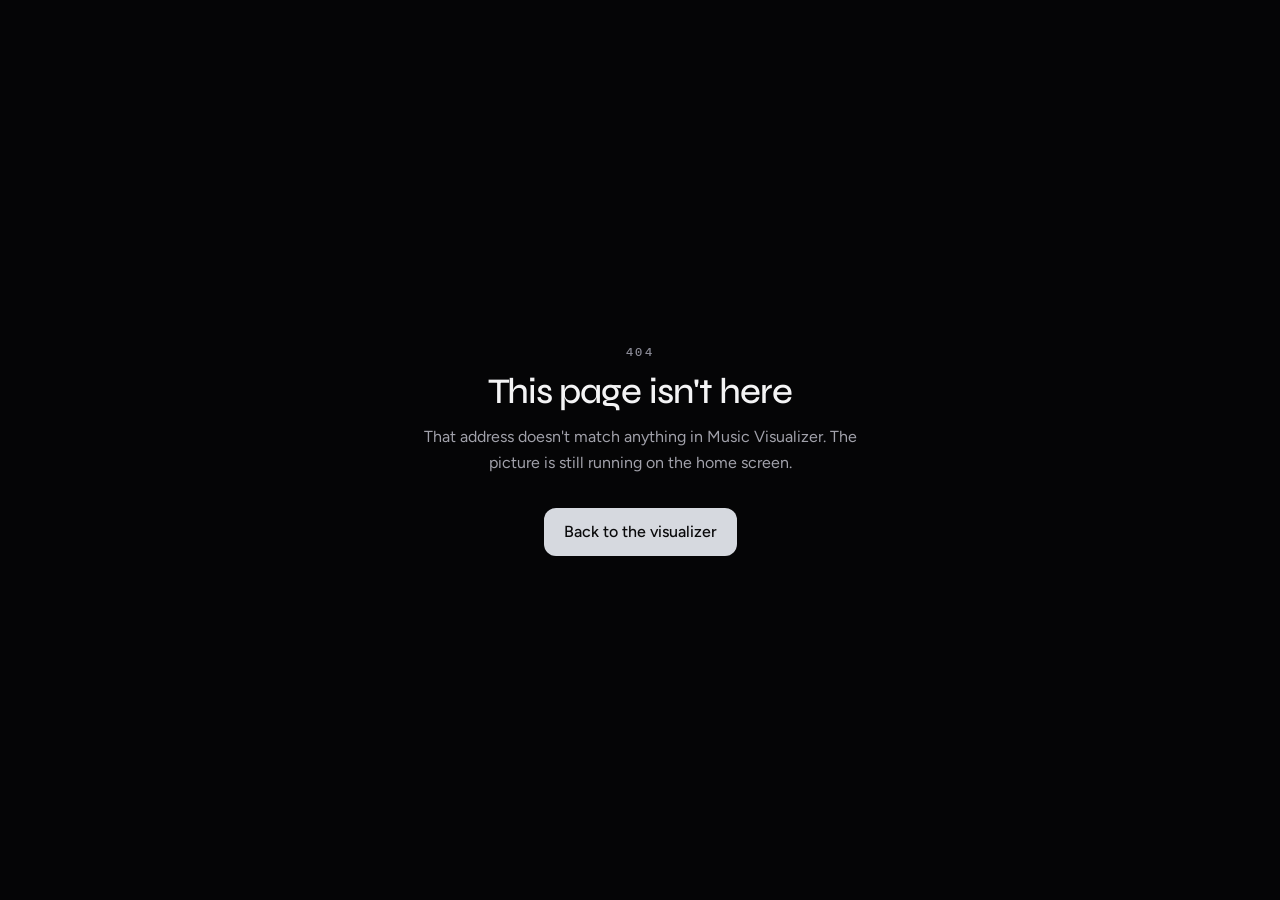
<file: index.html>
<!DOCTYPE html><html lang="en" class="antialiased"><head><meta charSet="utf-8"/><meta name="viewport" content="width=device-width, initial-scale=1"/><link rel="stylesheet" href="/assets/styles-Cf6HLg5i.css" data-precedence="default"/><link rel="stylesheet" href="https://fonts.googleapis.com/css2?family=Figtree:wght@400;500;600&amp;family=IBM+Plex+Mono:wght@400;500&amp;family=Syne:wght@500;600;700&amp;display=swap" data-precedence="default"/><title>Music Visualizer</title><meta name="theme-color" content="#050506"/><meta name="description" content="Psychedelic, beat-reactive visuals for whatever is already playing. The microphone is optional."/><link rel="modulepreload" href="/assets/index-yBMoPVUd.js"/><link rel="modulepreload" href="/assets/routes-DVm_3miY.js"/><link rel="modulepreload" href="/assets/render-tAjONd4W.js"/><link rel="modulepreload" href="/assets/tv-protocol-2Zwcc1Pg.js"/><link rel="icon" type="image/svg+xml" href="/favicon.svg"/><link rel="manifest" href="/__grok/manifest.webmanifest"/><link rel="apple-touch-icon" href="/__grok/icon-180.png"/><link rel="preconnect" href="https://fonts.googleapis.com"/><link rel="preconnect" href="https://fonts.gstatic.com" crossorigin="anonymous"/></head><body class="bg-bg text-fg"><!--$--><main class="relative h-dvh overflow-hidden bg-bg text-fg"><canvas class="absolute inset-0 size-full bg-bg" aria-hidden="true"></canvas><div class="absolute inset-0 z-20 overflow-y-auto"><div class="pointer-events-none absolute inset-0 bg-scrim"></div><div class="relative flex min-h-full flex-col px-4 py-4"><div class="my-auto flex w-full max-w-lg flex-col gap-3 self-center"><p role="status" class="w-fit rounded-md border border-border-strong bg-bg px-4 py-2 font-display text-lg font-medium tracking-tight text-fg">No capture</p><section class="w-full rounded-xl border border-border bg-surface/95 p-4 shadow-panel sm:p-7"><p class="font-display text-xs font-medium uppercase tracking-[0.22em] text-fg-subtle">System mix</p><h1 class="mt-2 font-display text-2xl font-medium tracking-tight text-balance sm:text-4xl">Visualize whatever is already playing.</h1><p class="mt-3 text-base leading-relaxed text-pretty text-fg-muted">This app does not play music. It paints a beat-reactive field from a live mix — Spotify, YouTube Music, or a browser tab. The microphone is optional. You can watch the demo without it.</p><div class="mt-6 flex flex-col gap-2 sm:flex-row"><button type="button" class="inline-flex min-h-12 items-center justify-center gap-2 rounded-md px-4 text-base font-medium transition-[opacity,background-color,color,transform] duration-150 ease-out focus-visible:outline-none disabled:pointer-events-none disabled:opacity-40 active:scale-[0.98] [&amp;_svg]:size-5 bg-accent text-accent-fg hover:opacity-90 flex-1"><svg xmlns="http://www.w3.org/2000/svg" width="24" height="24" viewBox="0 0 24 24" fill="none" stroke="currentColor" stroke-width="2" stroke-linecap="round" stroke-linejoin="round" class="lucide lucide-mic" aria-hidden="true"><path d="M12 2a3 3 0 0 0-3 3v7a3 3 0 0 0 6 0V5a3 3 0 0 0-3-3Z"></path><path d="M19 10v2a7 7 0 0 1-14 0v-2"></path><line x1="12" x2="12" y1="19" y2="22"></line></svg>Allow microphone</button><button type="button" class="inline-flex min-h-12 items-center justify-center gap-2 rounded-md px-4 text-base font-medium transition-[opacity,background-color,color,transform] duration-150 ease-out focus-visible:outline-none disabled:pointer-events-none disabled:opacity-40 active:scale-[0.98] [&amp;_svg]:size-5 border border-border bg-surface text-fg hover:bg-surface-2 flex-1"><svg xmlns="http://www.w3.org/2000/svg" width="24" height="24" viewBox="0 0 24 24" fill="none" stroke="currentColor" stroke-width="2" stroke-linecap="round" stroke-linejoin="round" class="lucide lucide-monitor-up" aria-hidden="true"><path d="m9 10 3-3 3 3"></path><path d="M12 13V7"></path><rect width="20" height="14" x="2" y="3" rx="2"></rect><path d="M12 17v4"></path><path d="M8 21h8"></path></svg>Capture tab</button></div><div class="mt-2 flex flex-col gap-2 sm:flex-row"><button type="button" class="inline-flex min-h-12 items-center justify-center gap-2 rounded-md px-4 text-base font-medium transition-[opacity,background-color,color,transform] duration-150 ease-out focus-visible:outline-none disabled:pointer-events-none disabled:opacity-40 active:scale-[0.98] [&amp;_svg]:size-5 border border-border bg-surface text-fg hover:bg-surface-2 flex-1"><svg xmlns="http://www.w3.org/2000/svg" width="24" height="24" viewBox="0 0 24 24" fill="none" stroke="currentColor" stroke-width="2" stroke-linecap="round" stroke-linejoin="round" class="lucide lucide-cast" aria-hidden="true"><path d="M2 8V6a2 2 0 0 1 2-2h16a2 2 0 0 1 2 2v12a2 2 0 0 1-2 2h-6"></path><path d="M2 12a9 9 0 0 1 8 8"></path><path d="M2 16a5 5 0 0 1 4 4"></path><line x1="2" x2="2.01" y1="20" y2="20"></line></svg>Cast</button><button type="button" class="inline-flex min-h-12 items-center justify-center gap-2 rounded-md px-4 text-base font-medium transition-[opacity,background-color,color,transform] duration-150 ease-out focus-visible:outline-none disabled:pointer-events-none disabled:opacity-40 active:scale-[0.98] [&amp;_svg]:size-5 text-fg-muted hover:text-fg flex-1"><svg xmlns="http://www.w3.org/2000/svg" width="24" height="24" viewBox="0 0 24 24" fill="none" stroke="currentColor" stroke-width="2" stroke-linecap="round" stroke-linejoin="round" class="lucide lucide-waves" aria-hidden="true"><path d="M2 6c.6.5 1.2 1 2.5 1C7 7 7 5 9.5 5c2.6 0 2.4 2 5 2 2.5 0 2.5-2 5-2 1.3 0 1.9.5 2.5 1"></path><path d="M2 12c.6.5 1.2 1 2.5 1 2.5 0 2.5-2 5-2 2.6 0 2.4 2 5 2 2.5 0 2.5-2 5-2 1.3 0 1.9.5 2.5 1"></path><path d="M2 18c.6.5 1.2 1 2.5 1 2.5 0 2.5-2 5-2 2.6 0 2.4 2 5 2 2.5 0 2.5-2 5-2 1.3 0 1.9.5 2.5 1"></path></svg>Watch demo motion</button></div><p class="mt-5 text-sm text-fg-muted"><a class="text-fg underline-offset-4 hover:underline" href="/android">Android app</a></p></section></div></div></div></main><!--/$--><script data-tsr-stream-part="">(self.$R=self.$R||{})["tsr"]=[];self.$_TSR={h(){this.hydrated=!0,this.c()},e(){this.streamEnded=!0,this.c()},c(){this.hydrated&&this.streamEnded&&(delete self.$_TSR,delete self.$R.tsr)},p(e){this.initialized?e():this.buffer.push(e)},buffer:[]};$_TSR.router=($R=>$R[0]={manifest:$R[1]={routes:$R[2]={__root__:$R[3]={preloads:$R[4]=["/assets/index-yBMoPVUd.js"],scripts:$R[5]=[$R[6]={attrs:$R[7]={type:"module",async:!0,src:"/assets/index-yBMoPVUd.js"}}]},"/":$R[8]={preloads:$R[9]=["/assets/routes-DVm_3miY.js","/assets/render-tAjONd4W.js","/assets/tv-protocol-2Zwcc1Pg.js"]}}},matches:$R[10]=[$R[11]={i:"__root__ ",u:1795421897810,s:"success",ssr:!0},$R[12]={i:"  ",u:1795421897810,s:"success",ssr:!0}]})($R["tsr"]);$_TSR.e();{let s=document.currentScript,p;while((p=s.previousElementSibling)&&p.hasAttribute('data-tsr-stream-part'))p.remove();s.remove()}</script><script type="module" async="" src="/assets/index-yBMoPVUd.js"></script><script>document.currentScript.remove();/*$tsr-stream-boundary*/</script></body></html>
</file>
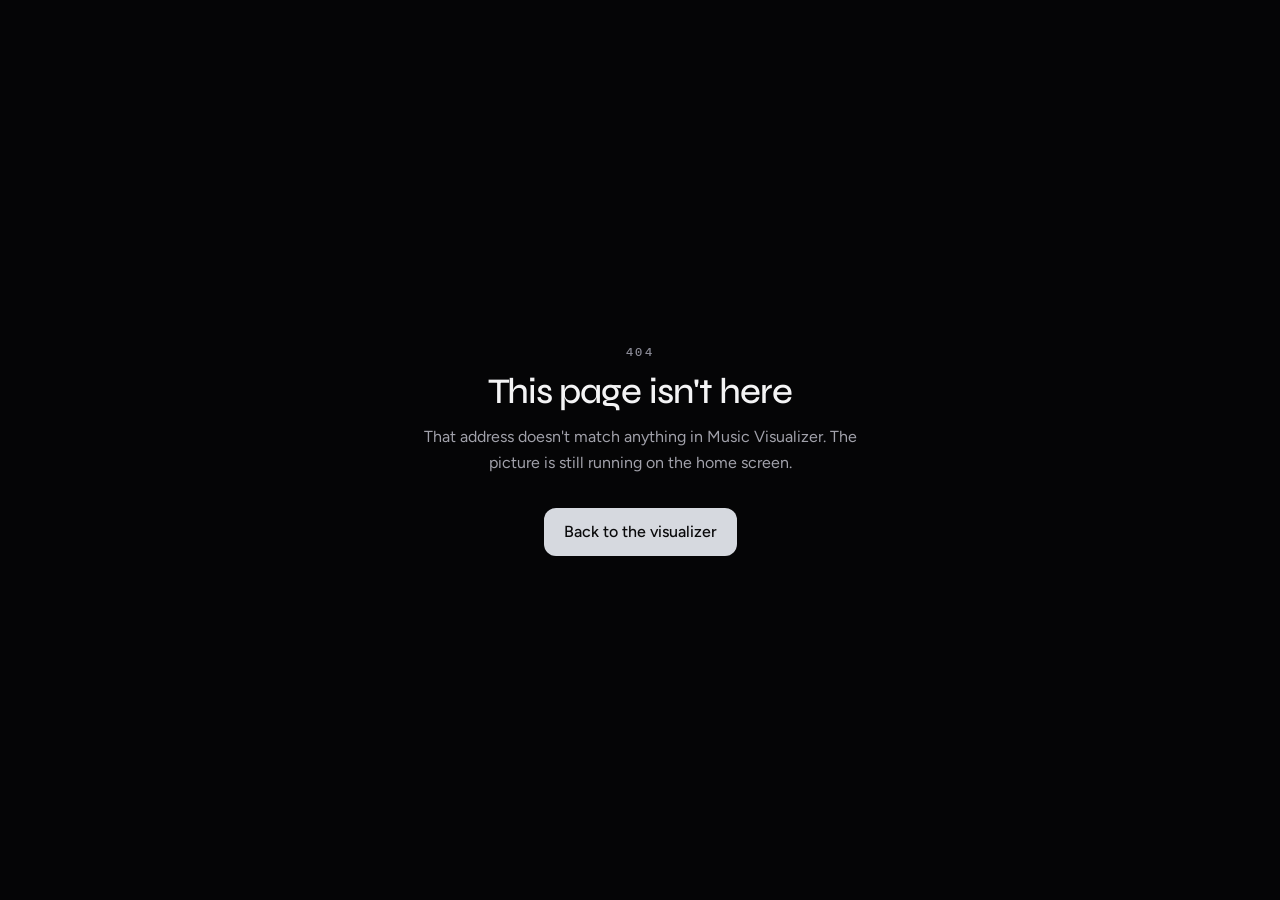
<file: android/index.html>
<!DOCTYPE html><html lang="en" class="antialiased"><head><meta charSet="utf-8"/><meta name="viewport" content="width=device-width, initial-scale=1"/><link rel="stylesheet" href="/assets/styles-Cf6HLg5i.css" data-precedence="default"/><link rel="stylesheet" href="https://fonts.googleapis.com/css2?family=Figtree:wght@400;500;600&amp;family=IBM+Plex+Mono:wght@400;500&amp;family=Syne:wght@500;600;700&amp;display=swap" data-precedence="default"/><title>Music Visualizer</title><meta name="theme-color" content="#050506"/><meta name="description" content="Psychedelic, beat-reactive visuals for whatever is already playing. The microphone is optional."/><link rel="modulepreload" href="/assets/index-yBMoPVUd.js"/><link rel="modulepreload" href="/assets/android-DytO0rcD.js"/><link rel="icon" type="image/svg+xml" href="/favicon.svg"/><link rel="manifest" href="/__grok/manifest.webmanifest"/><link rel="apple-touch-icon" href="/__grok/icon-180.png"/><link rel="preconnect" href="https://fonts.googleapis.com"/><link rel="preconnect" href="https://fonts.gstatic.com" crossorigin="anonymous"/></head><body class="bg-bg text-fg"><!--$--><main class="min-h-dvh bg-bg px-5 py-10 text-fg sm:px-8"><article class="mx-auto flex max-w-xl flex-col gap-6"><p class="font-display text-xs font-medium uppercase tracking-[0.22em] text-fg-subtle">Android</p><h1 class="font-display text-4xl font-medium tracking-tight text-balance">Music Visualizer on your phone</h1><p class="text-base leading-relaxed text-pretty text-fg-muted">Install the app, play music in another app or in the room, and watch the picture move with the sound. You can also Cast to a TV — the TV draws the picture itself, following this phone.</p><section class="rounded-xl border border-border bg-surface p-5"><h2 class="font-display text-xl font-medium">Install it</h2><ol class="mt-3 list-decimal space-y-2 pl-5 text-base leading-relaxed text-fg-muted"><li>On your Android phone, open<!-- --> <a class="text-fg underline-offset-4 hover:underline" href="https://josephgrokbot.github.io/app/music-visualizer.apk">the Music Visualizer APK</a> <!-- -->(or this page on the site, then tap Download the app).</li><li>If the phone asks, allow installs from this source (Chrome, Files, or your browser). This is normal for an app that is not on the Play Store.</li><li>Open the downloaded file and tap Install, then Open. You can install this update over the app you already have — it is signed with the same key.</li><li>Play a song, then in the app choose a sound source: Phone audio (direct) to follow other apps (you&#x27;ll get a &quot;start recording?&quot; prompt — this is how Android lets the app hear phone audio, not the screen), or Microphone to listen through the mic. Watch demo if you just want to try the pictures. Tip: choose “Entire screen” when asked if you want to hear every app.</li></ol><p class="mt-4"><a class="inline-flex min-h-12 items-center rounded-md bg-accent px-5 text-base font-medium text-accent-fg" href="https://josephgrokbot.github.io/app/music-visualizer.apk">Download the app</a></p><p class="mt-3 text-sm text-fg-subtle">Version 1.0.5</p></section><section class="rounded-xl border border-border bg-surface p-5"><h2 class="font-display text-xl font-medium">Sound source</h2><p class="mt-3 text-base leading-relaxed text-fg-muted">Phone audio (direct) listens to what other apps are playing, without using the microphone. After you allow the prompt, you can switch to YouTube Music or another music app and the picture keeps following the song. A &quot;Listening to phone audio&quot; notification stays up while this is on. If you first picked a single app and later want a different one, tap Change app — that opens the prompt again so you can pick another app or Entire screen. If you stop the capture from the status bar, a Start again button appears.</p><p class="mt-3 text-base leading-relaxed text-fg-muted">Some apps, including current versions of Spotify, block that direct path. If the picture stays still for a few seconds, the app offers Change app or Microphone. Microphone still works with Spotify.</p></section><section class="rounded-xl border border-border bg-surface p-5"><h2 class="font-display text-xl font-medium">Cast to the TV</h2><ol class="mt-3 list-decimal space-y-2 pl-5 text-base leading-relaxed text-fg-muted"><li>Put the phone and the Xiaomi TV Box on the same Wi-Fi.</li><li>Turn the box on, then open Music Visualizer on the phone.</li><li>Tap Cast. If the phone asks, allow Nearby devices (this is how it finds the box on the Wi-Fi) and Notifications (so it can keep casting in the background).</li><li>Choose the TV box from the list.</li><li>The TV opens the visualizer and follows the phone. The phone keeps listening and sending the beat; you can change style and theme there.</li><li>You can lock the phone or switch to another app. While casting, a &quot;Casting to TV&quot; notification stays up and the TV keeps moving with the music. Tap Stop in that notification to end it.</li><li>Tap Cast again to stop.</li></ol></section><a class="inline-flex min-h-12 w-fit items-center rounded-md bg-accent px-5 text-base font-medium text-accent-fg" href="/">Back to the visualizer</a></article></main><!--/$--><script data-tsr-stream-part="">(self.$R=self.$R||{})["tsr"]=[];self.$_TSR={h(){this.hydrated=!0,this.c()},e(){this.streamEnded=!0,this.c()},c(){this.hydrated&&this.streamEnded&&(delete self.$_TSR,delete self.$R.tsr)},p(e){this.initialized?e():this.buffer.push(e)},buffer:[]};$_TSR.router=($R=>$R[0]={manifest:$R[1]={routes:$R[2]={__root__:$R[3]={preloads:$R[4]=["/assets/index-yBMoPVUd.js"],scripts:$R[5]=[$R[6]={attrs:$R[7]={type:"module",async:!0,src:"/assets/index-yBMoPVUd.js"}}]},"/android":$R[8]={preloads:$R[9]=["/assets/android-DytO0rcD.js"]}}},matches:$R[10]=[$R[11]={i:"__root__ ",u:1795421897912,s:"success",ssr:!0},$R[12]={i:" android android",u:1795421897912,s:"success",ssr:!0}]})($R["tsr"]);$_TSR.e();{let s=document.currentScript,p;while((p=s.previousElementSibling)&&p.hasAttribute('data-tsr-stream-part'))p.remove();s.remove()}</script><script type="module" async="" src="/assets/index-yBMoPVUd.js"></script><script>document.currentScript.remove();/*$tsr-stream-boundary*/</script></body></html>
</file>
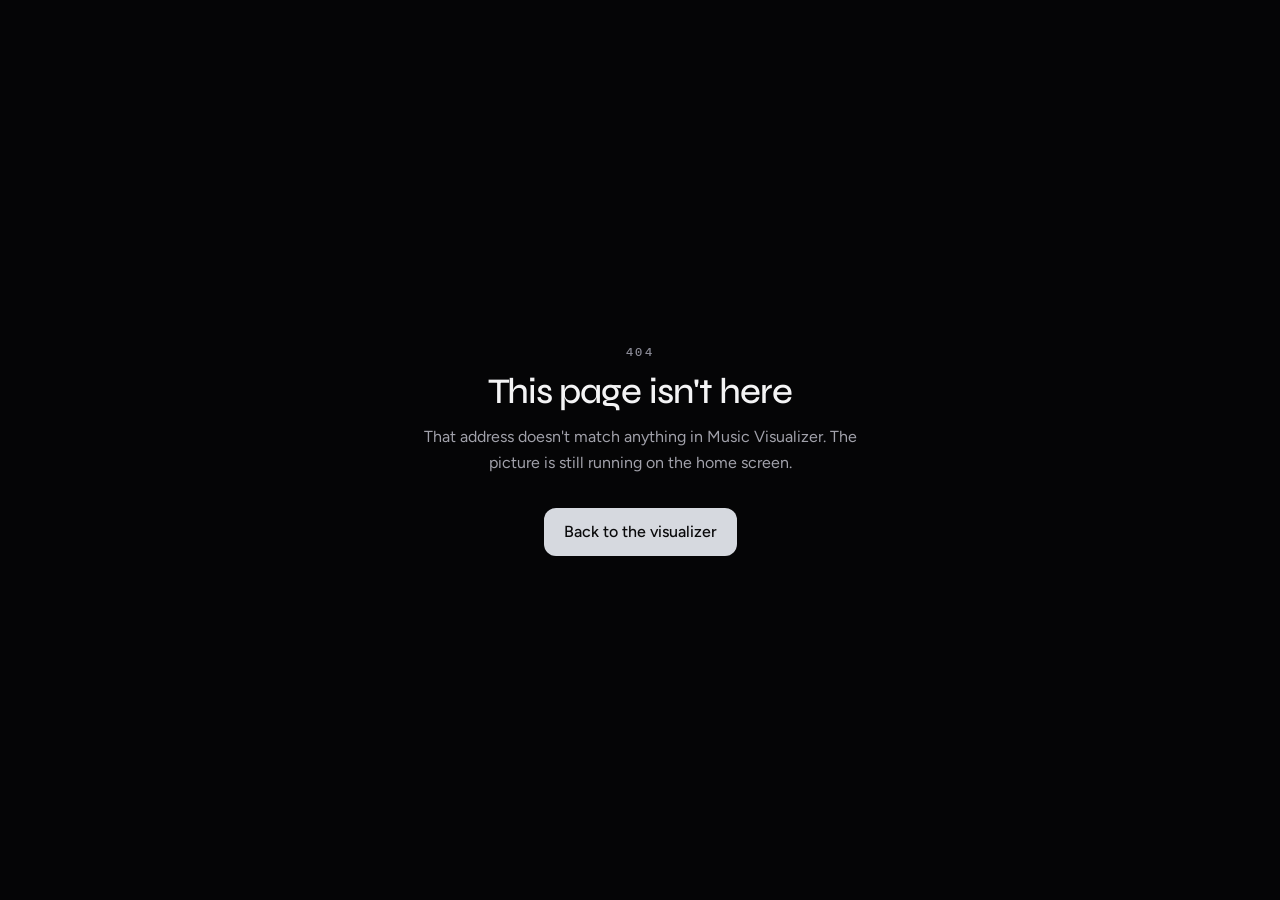
<file: cast/index.html>
<!DOCTYPE html><html lang="en" class="antialiased"><head><meta charSet="utf-8"/><meta name="viewport" content="width=device-width, initial-scale=1"/><link rel="stylesheet" href="/assets/styles-Cf6HLg5i.css" data-precedence="default"/><link rel="stylesheet" href="https://fonts.googleapis.com/css2?family=Figtree:wght@400;500;600&amp;family=IBM+Plex+Mono:wght@400;500&amp;family=Syne:wght@500;600;700&amp;display=swap" data-precedence="default"/><title>Music Visualizer</title><meta name="theme-color" content="#050506"/><meta name="description" content="Psychedelic, beat-reactive visuals for whatever is already playing. The microphone is optional."/><link rel="modulepreload" href="/assets/index-yBMoPVUd.js"/><link rel="modulepreload" href="/assets/cast-DP2kzwiN.js"/><link rel="modulepreload" href="/assets/render-tAjONd4W.js"/><link rel="icon" type="image/svg+xml" href="/favicon.svg"/><link rel="manifest" href="/__grok/manifest.webmanifest"/><link rel="apple-touch-icon" href="/__grok/icon-180.png"/><link rel="preconnect" href="https://fonts.googleapis.com"/><link rel="preconnect" href="https://fonts.gstatic.com" crossorigin="anonymous"/></head><body class="bg-bg text-fg"><!--$--><main class="relative h-dvh overflow-hidden bg-bg text-fg" style="background:#050506"><canvas class="absolute inset-0 size-full" style="background:#050506" aria-hidden="true"></canvas><p class="absolute inset-x-0 bottom-8 z-10 px-6 text-center text-base text-fg">This is the TV screen. It follows the main visualizer — the window where you clicked Cast. Keep that window open to change the style, colors, and sound.</p></main><!--/$--><script data-tsr-stream-part="">(self.$R=self.$R||{})["tsr"]=[];self.$_TSR={h(){this.hydrated=!0,this.c()},e(){this.streamEnded=!0,this.c()},c(){this.hydrated&&this.streamEnded&&(delete self.$_TSR,delete self.$R.tsr)},p(e){this.initialized?e():this.buffer.push(e)},buffer:[]};$_TSR.router=($R=>$R[0]={manifest:$R[1]={routes:$R[2]={__root__:$R[3]={preloads:$R[4]=["/assets/index-yBMoPVUd.js"],scripts:$R[5]=[$R[6]={attrs:$R[7]={type:"module",async:!0,src:"/assets/index-yBMoPVUd.js"}}]},"/cast":$R[8]={preloads:$R[9]=["/assets/cast-DP2kzwiN.js","/assets/render-tAjONd4W.js"]}}},matches:$R[10]=[$R[11]={i:"__root__ ",u:1795421897906,s:"success",ssr:!0},$R[12]={i:" cast cast",u:1795421897906,s:"success",ssr:!0}]})($R["tsr"]);$_TSR.e();{let s=document.currentScript,p;while((p=s.previousElementSibling)&&p.hasAttribute('data-tsr-stream-part'))p.remove();s.remove()}</script><script type="module" async="" src="/assets/index-yBMoPVUd.js"></script><script>document.currentScript.remove();/*$tsr-stream-boundary*/</script></body></html>
</file>
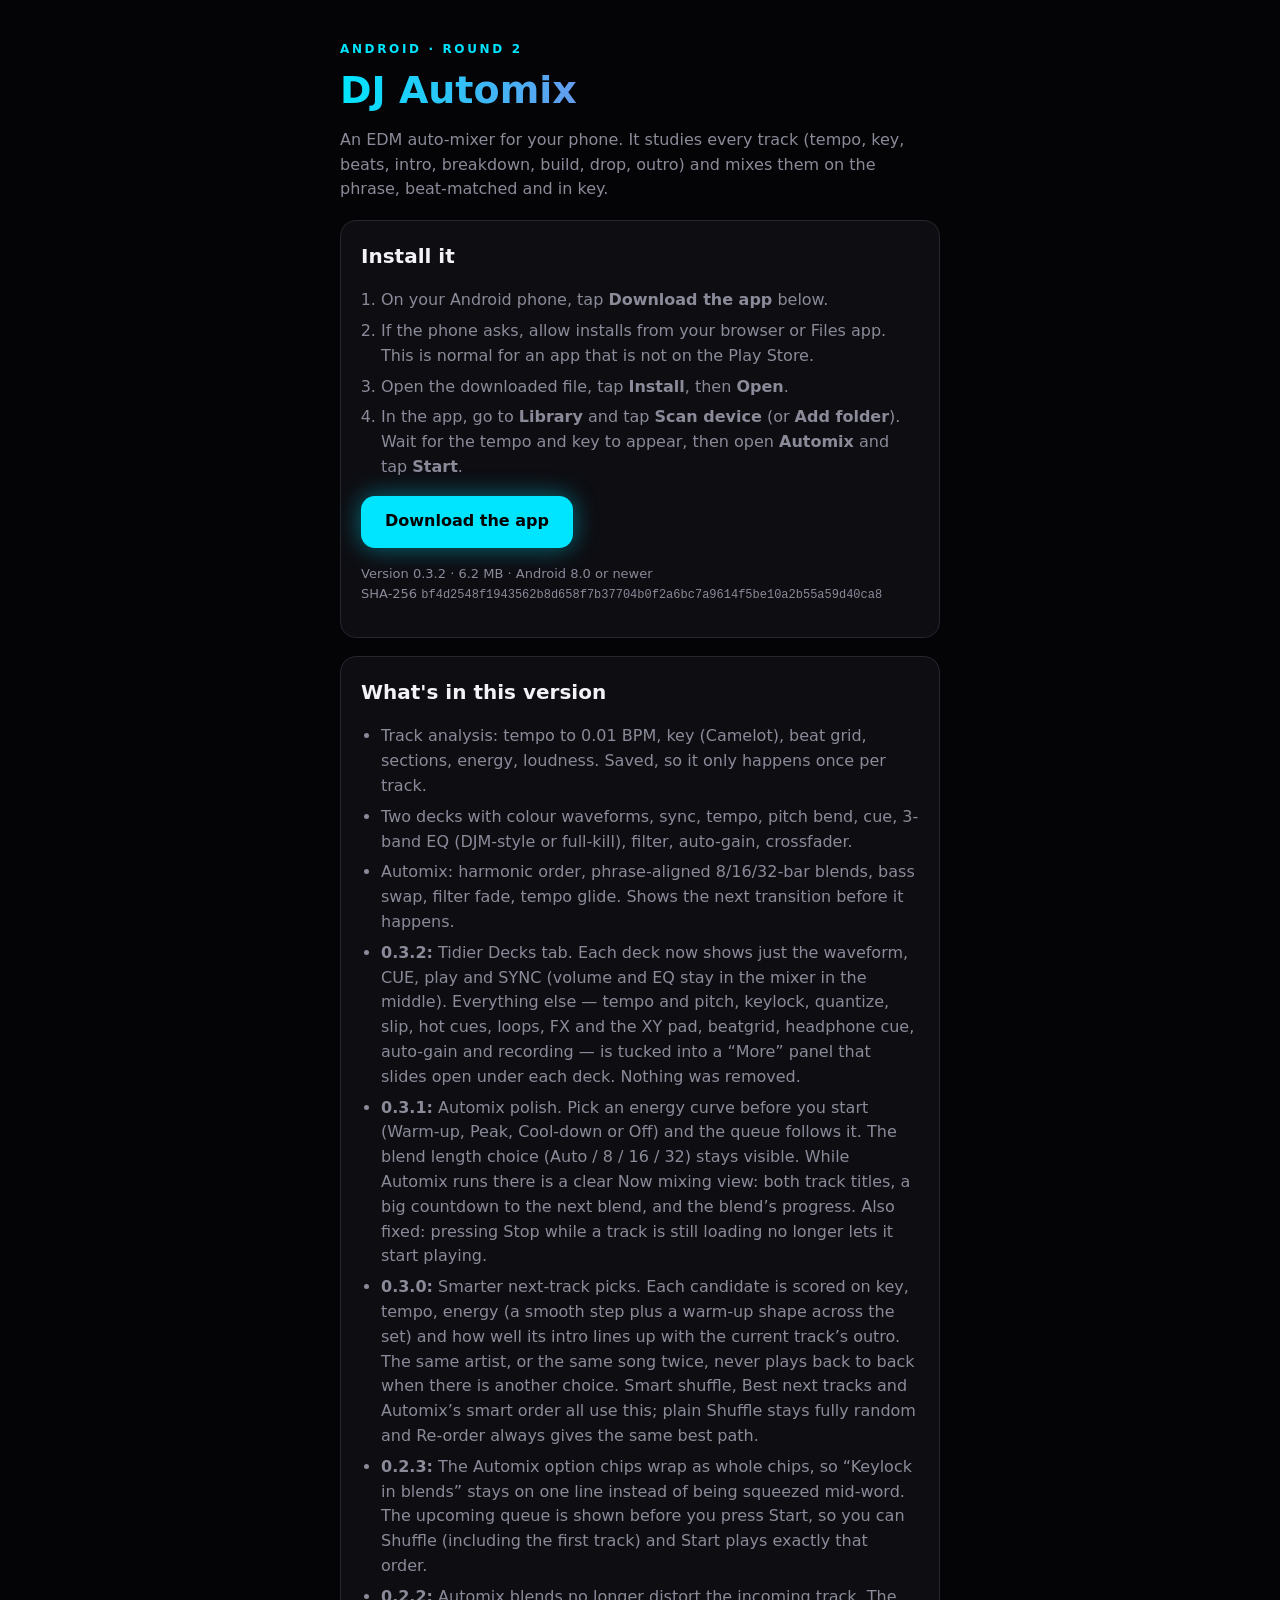
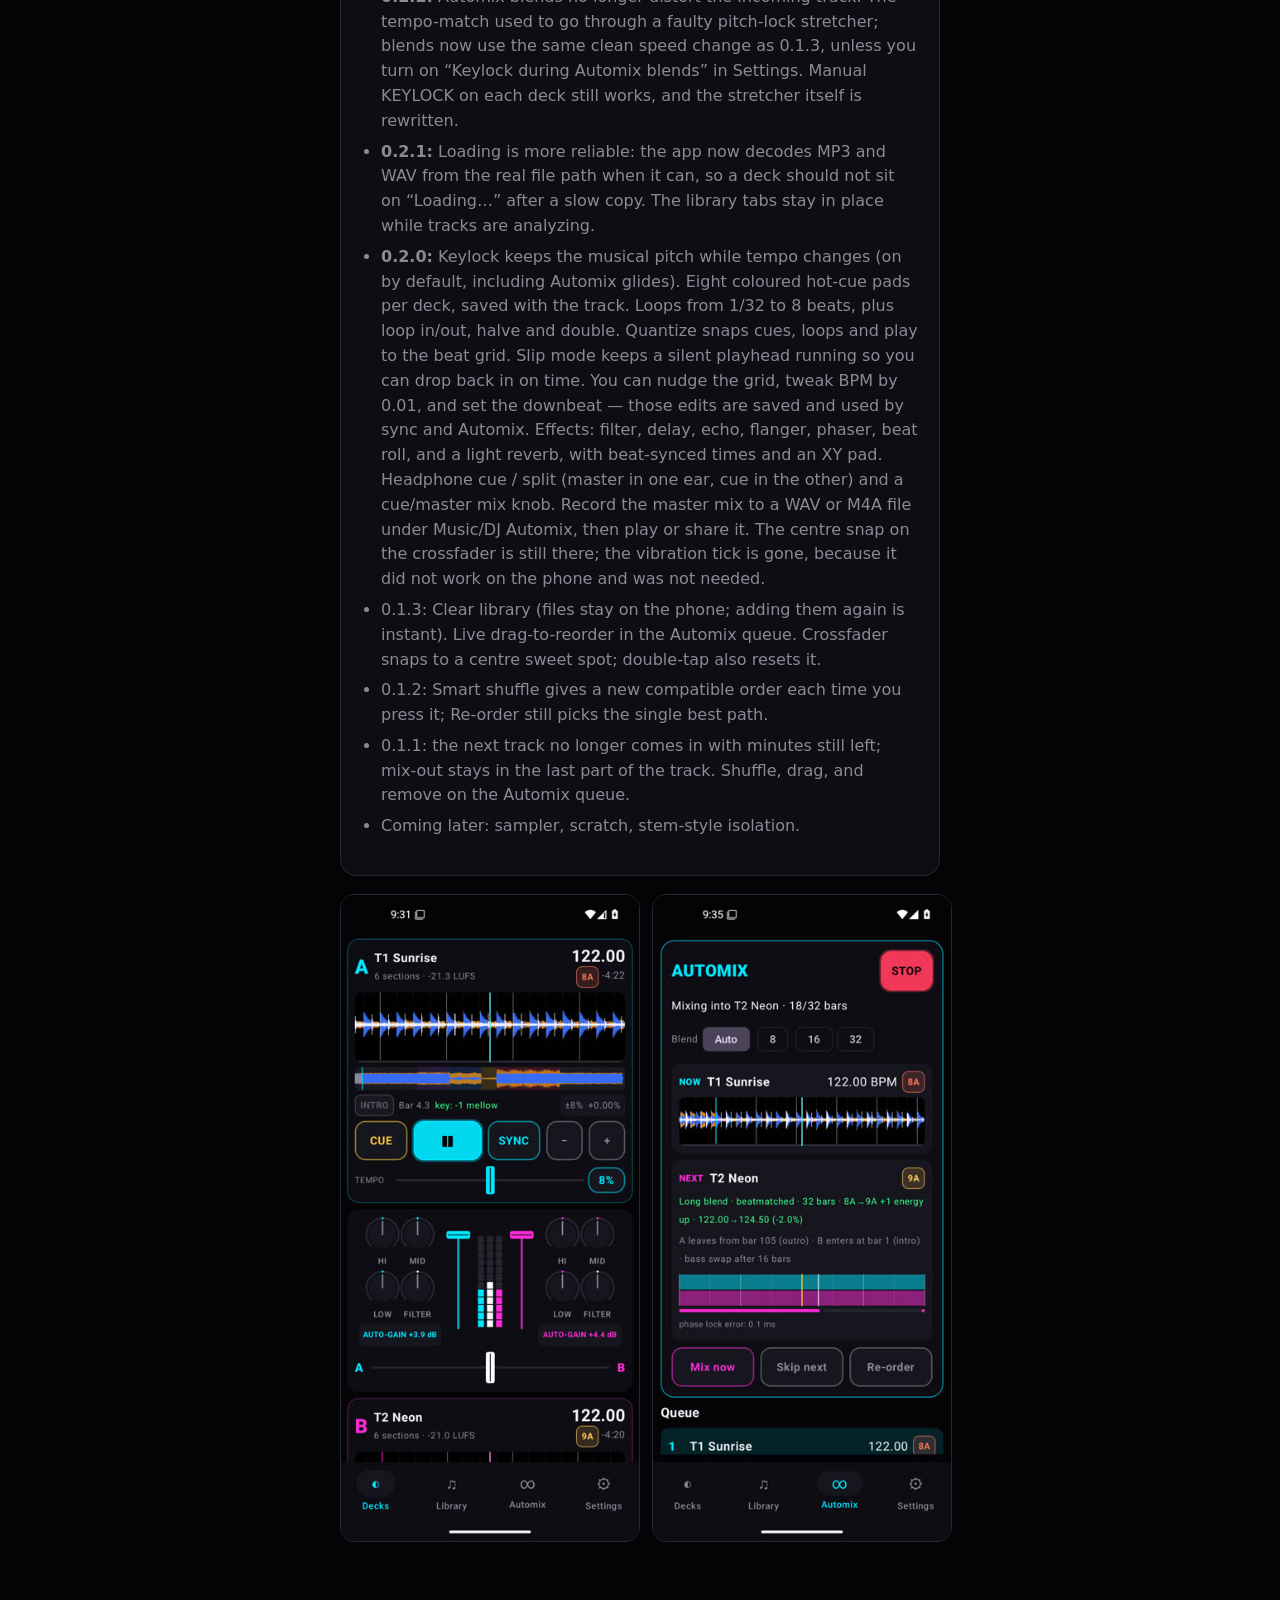
<file: dj/index.html>
<!DOCTYPE html><html lang="en"><head><meta charset="utf-8"><meta name="viewport" content="width=device-width, initial-scale=1">
<title>DJ Automix for Android</title><meta name="theme-color" content="#040406">
<style>
:root{--bg:#040406;--panel:#0d0d12;--line:#26262f;--text:#f2f2f7;--dim:#8a8a99;--a:#00e5ff;--b:#ff2bd6}
*{box-sizing:border-box}body{margin:0;background:var(--bg);color:var(--text);font:16px/1.55 system-ui,-apple-system,Segoe UI,Roboto,sans-serif}
main{max-width:640px;margin:0 auto;padding:40px 20px 60px}
.kicker{color:var(--a);letter-spacing:.22em;font-size:12px;font-weight:700;text-transform:uppercase}
h1{font-size:38px;line-height:1.1;margin:.3em 0 .4em;background:linear-gradient(90deg,var(--a),var(--b));-webkit-background-clip:text;background-clip:text;color:transparent}
p{color:var(--dim)}section{background:var(--panel);border:1px solid var(--line);border-radius:16px;padding:20px;margin:18px 0}
h2{margin:0 0 8px;font-size:20px}ol,ul{color:var(--dim);padding-left:20px}li{margin:6px 0}
.btn{display:inline-flex;align-items:center;min-height:52px;padding:0 24px;border-radius:14px;background:var(--a);color:#000;font-weight:800;text-decoration:none;box-shadow:0 0 24px rgba(0,229,255,.45)}
.shots{display:flex;gap:12px;margin-top:8px}.shots img{width:50%;border-radius:14px;border:1px solid var(--line)}
code{font-size:12px;color:var(--dim);word-break:break-all}.small{font-size:13px}
</style></head><body><main>
<div class="kicker">Android · Round 2</div>
<h1>DJ Automix</h1>
<p>An EDM auto-mixer for your phone. It studies every track (tempo, key, beats, intro, breakdown, build, drop, outro) and mixes them on the phrase, beat-matched and in key.</p>
<section><h2>Install it</h2><ol>
<li>On your Android phone, tap <b>Download the app</b> below.</li>
<li>If the phone asks, allow installs from your browser or Files app. This is normal for an app that is not on the Play Store.</li>
<li>Open the downloaded file, tap <b>Install</b>, then <b>Open</b>.</li>
<li>In the app, go to <b>Library</b> and tap <b>Scan device</b> (or <b>Add folder</b>). Wait for the tempo and key to appear, then open <b>Automix</b> and tap <b>Start</b>.</li>
</ol>
<p><a class="btn" href="https://josephgrokbot.github.io/app/dj-automix.apk?v=0.3.2">Download the app</a></p>
<p class="small">Version 0.3.2 · 6.2 MB · Android 8.0 or newer<br>SHA-256 <code>bf4d2548f1943562b8d658f7b37704b0f2a6bc7a9614f5be10a2b55a59d40ca8</code></p></section>
<section><h2>What's in this version</h2><ul>
<li>Track analysis: tempo to 0.01 BPM, key (Camelot), beat grid, sections, energy, loudness. Saved, so it only happens once per track.</li>
<li>Two decks with colour waveforms, sync, tempo, pitch bend, cue, 3-band EQ (DJM-style or full-kill), filter, auto-gain, crossfader.</li>
<li>Automix: harmonic order, phrase-aligned 8/16/32-bar blends, bass swap, filter fade, tempo glide. Shows the next transition before it happens.</li>
<li><b>0.3.2:</b> Tidier Decks tab. Each deck now shows just the waveform, CUE, play and SYNC (volume and EQ stay in the mixer in the middle). Everything else — tempo and pitch, keylock, quantize, slip, hot cues, loops, FX and the XY pad, beatgrid, headphone cue, auto-gain and recording — is tucked into a “More” panel that slides open under each deck. Nothing was removed.</li>
<li><b>0.3.1:</b> Automix polish. Pick an energy curve before you start (Warm-up, Peak, Cool-down or Off) and the queue follows it. The blend length choice (Auto / 8 / 16 / 32) stays visible. While Automix runs there is a clear Now mixing view: both track titles, a big countdown to the next blend, and the blend’s progress. Also fixed: pressing Stop while a track is still loading no longer lets it start playing.</li>
<li><b>0.3.0:</b> Smarter next-track picks. Each candidate is scored on key, tempo, energy (a smooth step plus a warm-up shape across the set) and how well its intro lines up with the current track’s outro. The same artist, or the same song twice, never plays back to back when there is another choice. Smart shuffle, Best next tracks and Automix’s smart order all use this; plain Shuffle stays fully random and Re-order always gives the same best path.</li>
<li><b>0.2.3:</b> The Automix option chips wrap as whole chips, so “Keylock in blends” stays on one line instead of being squeezed mid-word. The upcoming queue is shown before you press Start, so you can Shuffle (including the first track) and Start plays exactly that order.</li>
<li><b>0.2.2:</b> Automix blends no longer distort the incoming track. The tempo-match used to go through a faulty pitch-lock stretcher; blends now use the same clean speed change as 0.1.3, unless you turn on “Keylock during Automix blends” in Settings. Manual KEYLOCK on each deck still works, and the stretcher itself is rewritten.</li>
<li><b>0.2.1:</b> Loading is more reliable: the app now decodes MP3 and WAV from the real file path when it can, so a deck should not sit on “Loading…” after a slow copy. The library tabs stay in place while tracks are analyzing.</li>
<li><b>0.2.0:</b> Keylock keeps the musical pitch while tempo changes (on by default, including Automix glides). Eight coloured hot-cue pads per deck, saved with the track. Loops from 1/32 to 8 beats, plus loop in/out, halve and double. Quantize snaps cues, loops and play to the beat grid. Slip mode keeps a silent playhead running so you can drop back in on time. You can nudge the grid, tweak BPM by 0.01, and set the downbeat — those edits are saved and used by sync and Automix. Effects: filter, delay, echo, flanger, phaser, beat roll, and a light reverb, with beat-synced times and an XY pad. Headphone cue / split (master in one ear, cue in the other) and a cue/master mix knob. Record the master mix to a WAV or M4A file under Music/DJ Automix, then play or share it. The centre snap on the crossfader is still there; the vibration tick is gone, because it did not work on the phone and was not needed.</li>
<li>0.1.3: Clear library (files stay on the phone; adding them again is instant). Live drag-to-reorder in the Automix queue. Crossfader snaps to a centre sweet spot; double-tap also resets it.</li>
<li>0.1.2: Smart shuffle gives a new compatible order each time you press it; Re-order still picks the single best path.</li>
<li>0.1.1: the next track no longer comes in with minutes still left; mix-out stays in the last part of the track. Shuffle, drag, and remove on the Automix queue.</li>
<li>Coming later: sampler, scratch, stem-style isolation.</li>
</ul></section>
<div class="shots"><img src="decks.jpg" alt="Two decks playing in sync"><img src="automix.jpg" alt="Automix mixing between two tracks"></div>
</main></body></html>
</file>
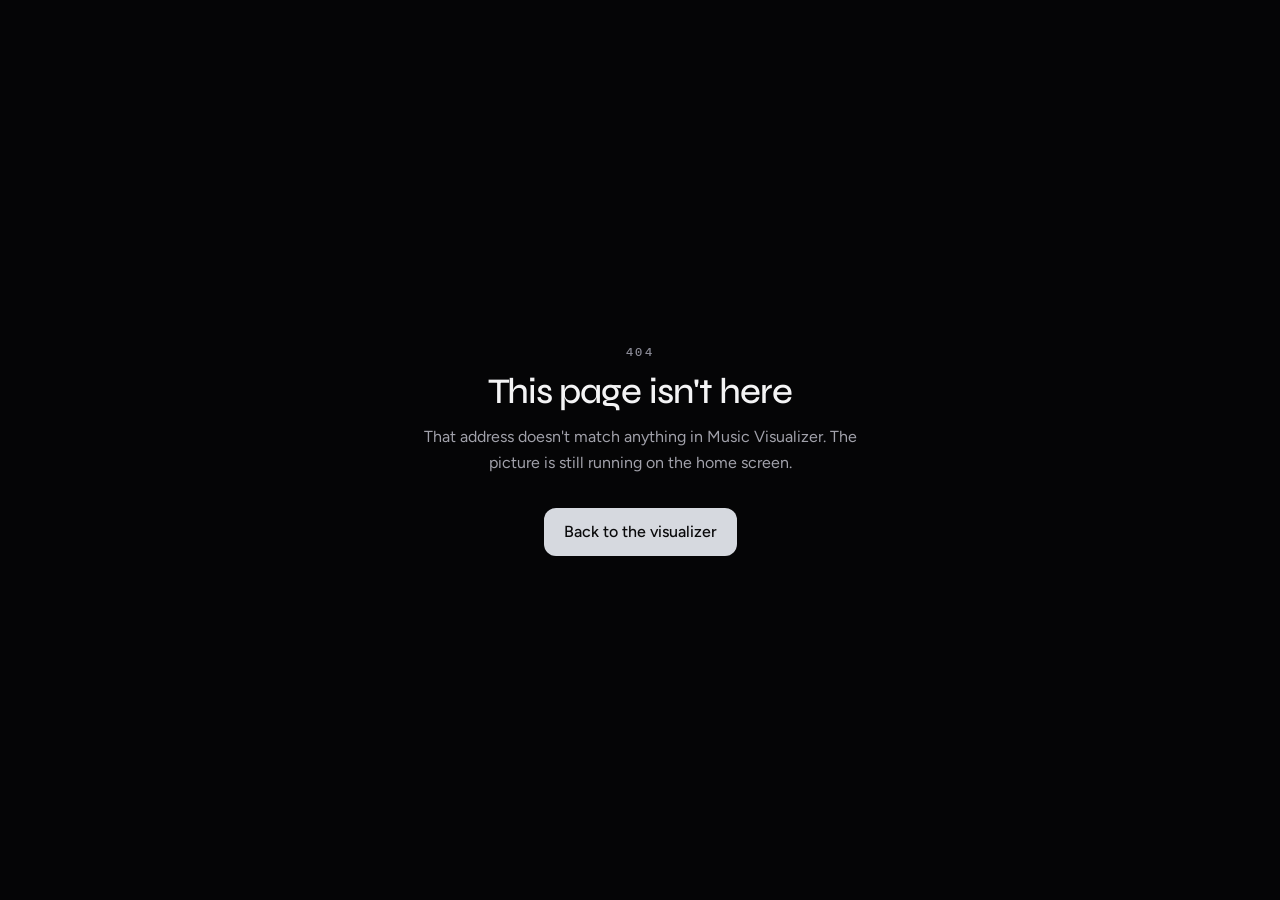
<file: login/index.html>
<!DOCTYPE html><html lang="en" class="antialiased"><head><meta charSet="utf-8"/><meta name="viewport" content="width=device-width, initial-scale=1"/><link rel="stylesheet" href="/assets/styles-Cf6HLg5i.css" data-precedence="default"/><link rel="stylesheet" href="https://fonts.googleapis.com/css2?family=Figtree:wght@400;500;600&amp;family=IBM+Plex+Mono:wght@400;500&amp;family=Syne:wght@500;600;700&amp;display=swap" data-precedence="default"/><title>Music Visualizer</title><meta name="theme-color" content="#050506"/><meta name="description" content="Psychedelic, beat-reactive visuals for whatever is already playing. The microphone is optional."/><link rel="modulepreload" href="/assets/index-yBMoPVUd.js"/><link rel="modulepreload" href="/assets/login-CYco2zI-.js"/><link rel="icon" type="image/svg+xml" href="/favicon.svg"/><link rel="manifest" href="/__grok/manifest.webmanifest"/><link rel="apple-touch-icon" href="/__grok/icon-180.png"/><link rel="preconnect" href="https://fonts.googleapis.com"/><link rel="preconnect" href="https://fonts.gstatic.com" crossorigin="anonymous"/></head><body class="bg-bg text-fg"><!--$--><main class="flex min-h-dvh flex-col items-center justify-center bg-bg px-6 text-fg"><div class="w-full max-w-sm rounded-xl border border-border bg-surface p-6 shadow-panel"><p class="font-display text-xs font-medium uppercase tracking-[0.22em] text-fg-subtle">Account</p><h1 class="mt-2 font-display text-3xl font-medium tracking-tight">Sign in</h1><p class="mt-3 text-base leading-relaxed text-fg-muted">Sign-in is optional. The visualizer runs without an account.</p><p class="mt-6 text-sm leading-relaxed text-fg-muted">Sign-in is turned off for this copy of the app. You can keep using the visualizer.</p><a class="mt-6 inline-flex min-h-12 items-center justify-center rounded-md bg-accent px-5 text-base font-medium text-accent-fg" href="/">Back to the visualizer</a></div></main><!--/$--><script data-tsr-stream-part="">(self.$R=self.$R||{})["tsr"]=[];self.$_TSR={h(){this.hydrated=!0,this.c()},e(){this.streamEnded=!0,this.c()},c(){this.hydrated&&this.streamEnded&&(delete self.$_TSR,delete self.$R.tsr)},p(e){this.initialized?e():this.buffer.push(e)},buffer:[]};$_TSR.router=($R=>$R[0]={manifest:$R[1]={routes:$R[2]={__root__:$R[3]={preloads:$R[4]=["/assets/index-yBMoPVUd.js"],scripts:$R[5]=[$R[6]={attrs:$R[7]={type:"module",async:!0,src:"/assets/index-yBMoPVUd.js"}}]},"/login":$R[8]={preloads:$R[9]=["/assets/login-CYco2zI-.js"]}}},matches:$R[10]=[$R[11]={i:"__root__ ",u:1795421897917,s:"success",ssr:!0},$R[12]={i:" login login",u:1795421897917,s:"success",ssr:!0}]})($R["tsr"]);$_TSR.e();{let s=document.currentScript,p;while((p=s.previousElementSibling)&&p.hasAttribute('data-tsr-stream-part'))p.remove();s.remove()}</script><script type="module" async="" src="/assets/index-yBMoPVUd.js"></script><script>document.currentScript.remove();/*$tsr-stream-boundary*/</script></body></html>
</file>
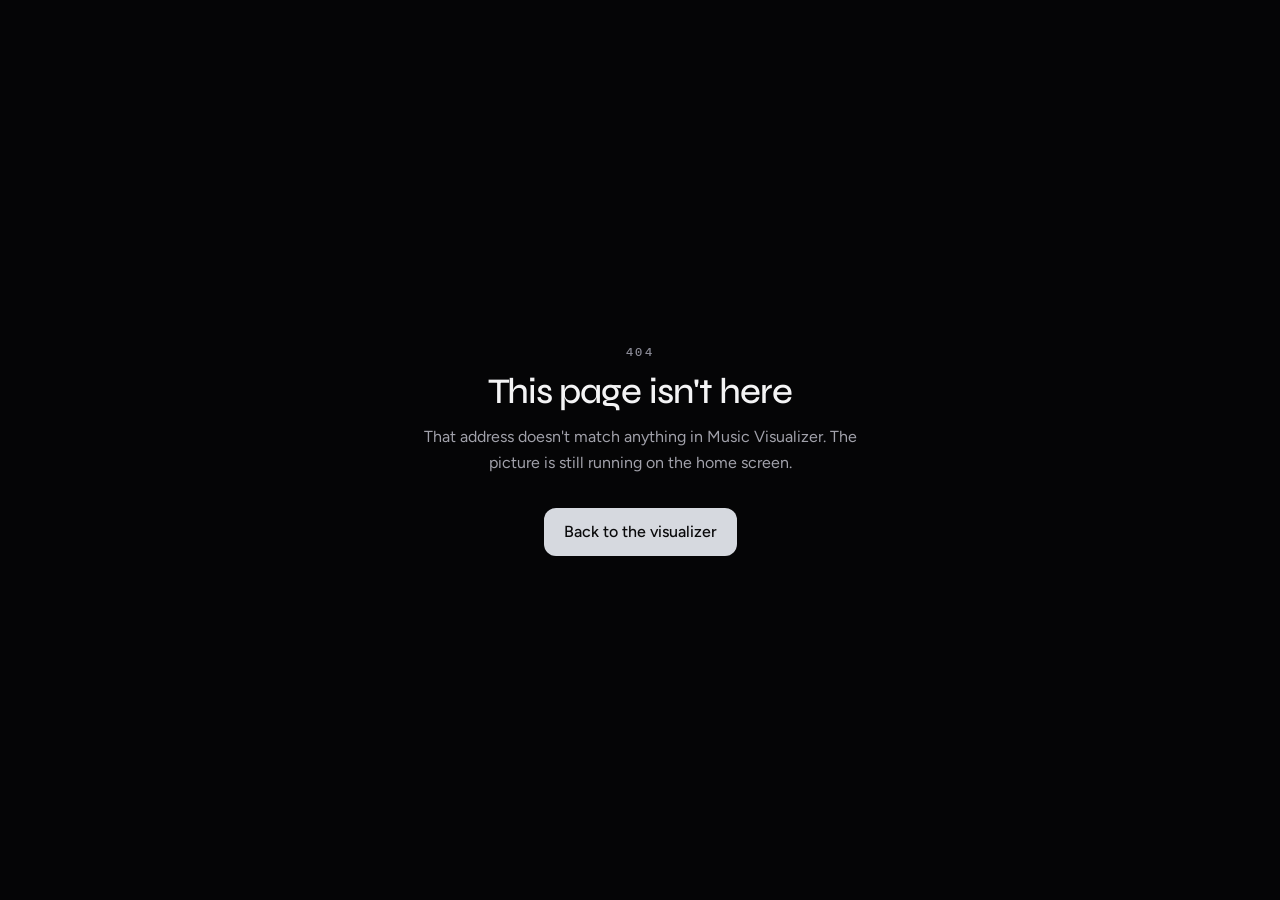
<file: tv/index.html>
<!DOCTYPE html><html lang="en" class="antialiased"><head><meta charSet="utf-8"/><meta name="viewport" content="width=device-width, initial-scale=1, maximum-scale=1, user-scalable=no"/><link rel="stylesheet" href="/assets/styles-Cf6HLg5i.css" data-precedence="default"/><link rel="stylesheet" href="https://fonts.googleapis.com/css2?family=Figtree:wght@400;500;600&amp;family=IBM+Plex+Mono:wght@400;500&amp;family=Syne:wght@500;600;700&amp;display=swap" data-precedence="default"/><title>Music Visualizer TV</title><meta name="theme-color" content="#050506"/><meta name="description" content="Psychedelic, beat-reactive visuals for whatever is already playing. The microphone is optional."/><link rel="modulepreload" href="/assets/index-yBMoPVUd.js"/><link rel="modulepreload" href="/assets/tv-D1g0a1Vm.js"/><link rel="modulepreload" href="/assets/render-tAjONd4W.js"/><link rel="modulepreload" href="/assets/tv-protocol-2Zwcc1Pg.js"/><link rel="icon" type="image/svg+xml" href="/favicon.svg"/><link rel="manifest" href="/__grok/manifest.webmanifest"/><link rel="apple-touch-icon" href="/__grok/icon-180.png"/><link rel="preconnect" href="https://fonts.googleapis.com"/><link rel="preconnect" href="https://fonts.gstatic.com" crossorigin="anonymous"/></head><body class="bg-bg text-fg"><!--$--><main class="relative h-dvh w-dvw overflow-hidden bg-[#050506] text-fg" style="background:#050506"><canvas class="absolute inset-0 block size-full" style="background:#050506" aria-hidden="true"></canvas></main><!--/$--><script data-tsr-stream-part="">(self.$R=self.$R||{})["tsr"]=[];self.$_TSR={h(){this.hydrated=!0,this.c()},e(){this.streamEnded=!0,this.c()},c(){this.hydrated&&this.streamEnded&&(delete self.$_TSR,delete self.$R.tsr)},p(e){this.initialized?e():this.buffer.push(e)},buffer:[]};$_TSR.router=($R=>$R[0]={manifest:$R[1]={routes:$R[2]={__root__:$R[3]={preloads:$R[4]=["/assets/index-yBMoPVUd.js"],scripts:$R[5]=[$R[6]={attrs:$R[7]={type:"module",async:!0,src:"/assets/index-yBMoPVUd.js"}}]},"/tv":$R[8]={preloads:$R[9]=["/assets/tv-D1g0a1Vm.js","/assets/render-tAjONd4W.js","/assets/tv-protocol-2Zwcc1Pg.js"]}}},matches:$R[10]=[$R[11]={i:"__root__ ",u:1795421897930,s:"success",ssr:!0},$R[12]={i:" tv tv",u:1795421897930,s:"success",ssr:!0}]})($R["tsr"]);$_TSR.e();{let s=document.currentScript,p;while((p=s.previousElementSibling)&&p.hasAttribute('data-tsr-stream-part'))p.remove();s.remove()}</script><script type="module" async="" src="/assets/index-yBMoPVUd.js"></script><script>document.currentScript.remove();/*$tsr-stream-boundary*/</script></body></html>
</file>
<file: assets/styles-Cf6HLg5i.css>
/*! tailwindcss v4.3.3 | MIT License | https://tailwindcss.com */
@layer properties{@supports (((-webkit-hyphens:none)) and (not (margin-trim:inline))) or ((-moz-orient:inline) and (not (color:rgb(from red r g b)))){*,:before,:after,::backdrop{--tw-translate-x:0;--tw-translate-y:0;--tw-translate-z:0;--tw-scale-x:1;--tw-scale-y:1;--tw-scale-z:1;--tw-rotate-x:initial;--tw-rotate-y:initial;--tw-rotate-z:initial;--tw-skew-x:initial;--tw-skew-y:initial;--tw-space-y-reverse:0;--tw-border-style:solid;--tw-leading:initial;--tw-font-weight:initial;--tw-tracking:initial;--tw-ordinal:initial;--tw-slashed-zero:initial;--tw-numeric-figure:initial;--tw-numeric-spacing:initial;--tw-numeric-fraction:initial;--tw-shadow:0 0 #0000;--tw-shadow-color:initial;--tw-shadow-alpha:100%;--tw-inset-shadow:0 0 #0000;--tw-inset-shadow-color:initial;--tw-inset-shadow-alpha:100%;--tw-ring-color:initial;--tw-ring-shadow:0 0 #0000;--tw-inset-ring-color:initial;--tw-inset-ring-shadow:0 0 #0000;--tw-ring-inset:initial;--tw-ring-offset-width:0px;--tw-ring-offset-color:#fff;--tw-ring-offset-shadow:0 0 #0000;--tw-outline-style:solid;--tw-blur:initial;--tw-brightness:initial;--tw-contrast:initial;--tw-grayscale:initial;--tw-hue-rotate:initial;--tw-invert:initial;--tw-opacity:initial;--tw-saturate:initial;--tw-sepia:initial;--tw-drop-shadow:initial;--tw-drop-shadow-color:initial;--tw-drop-shadow-alpha:100%;--tw-drop-shadow-size:initial;--tw-backdrop-blur:initial;--tw-backdrop-brightness:initial;--tw-backdrop-contrast:initial;--tw-backdrop-grayscale:initial;--tw-backdrop-hue-rotate:initial;--tw-backdrop-invert:initial;--tw-backdrop-opacity:initial;--tw-backdrop-saturate:initial;--tw-backdrop-sepia:initial;--tw-duration:initial;--tw-ease:initial;--tw-content:""}}}@layer theme{:root,:host{--font-sans:"Figtree", "Segoe UI", system-ui, sans-serif;--font-mono:"IBM Plex Mono", ui-monospace, "SF Mono", Menlo, Consolas, monospace;--color-neutral-100:oklch(97% 0 none);--color-neutral-300:oklch(87% 0 none);--color-neutral-500:oklch(55.6% 0 none);--color-neutral-700:oklch(37.1% 0 none);--color-neutral-900:oklch(20.5% 0 none);--color-black:#000;--color-white:#fff;--spacing:.25rem;--container-sm:24rem;--container-md:28rem;--container-lg:32rem;--container-xl:36rem;--text-xs:.75rem;--text-xs--line-height:calc(1 / .75);--text-sm:.875rem;--text-sm--line-height:calc(1.25 / .875);--text-base:1rem;--text-base--line-height:calc(1.5 / 1);--text-lg:1.125rem;--text-lg--line-height:calc(1.75 / 1.125);--text-xl:1.25rem;--text-xl--line-height:calc(1.75 / 1.25);--text-2xl:1.5rem;--text-2xl--line-height:calc(2 / 1.5);--text-3xl:1.875rem;--text-3xl--line-height:calc(2.25 / 1.875);--text-4xl:2.25rem;--text-4xl--line-height:calc(2.5 / 2.25);--font-weight-medium:500;--font-weight-semibold:600;--tracking-tight:-.025em;--leading-tight:1.25;--leading-snug:1.375;--leading-normal:1.5;--leading-relaxed:1.625;--radius-xs:.125rem;--radius-sm:8px;--radius-md:12px;--radius-lg:.5rem;--radius-xl:24px;--radius-2xl:1rem;--ease-out:cubic-bezier(0, 0, .2, 1);--ease-in-out:cubic-bezier(.4, 0, .2, 1);--animate-pulse:pulse 2s cubic-bezier(.4, 0, .6, 1) infinite;--blur-sm:8px;--default-transition-duration:.15s;--default-transition-timing-function:cubic-bezier(.4, 0, .2, 1);--default-font-family:var(--font-sans);--default-mono-font-family:var(--font-mono);--color-bg:#050506;--color-surface:#121214;--color-surface-2:#1a1a1e;--color-fg:#f4f4f5;--color-fg-muted:#a1a1aa;--color-fg-subtle:#8b8b96;--color-border:#f4f4f51f;--color-border-strong:#f4f4f547;--color-accent:#d6d9df;--color-accent-fg:#0a0a0b;--color-ring:#d6d9df;--color-scrim:#0505068c;--font-display:"Syne", "Segoe UI", system-ui, sans-serif}}@layer base{*,:after,:before,::backdrop{box-sizing:border-box;border:0 solid;margin:0;padding:0}::file-selector-button{box-sizing:border-box;border:0 solid;margin:0;padding:0}html,:host{-webkit-text-size-adjust:100%;tab-size:4;line-height:1.5;font-family:var(--default-font-family,-apple-system, BlinkMacSystemFont, "Segoe UI", Roboto, "Helvetica Neue", "Noto Sans", Arial, sans-serif, "Apple Color Emoji", "Segoe UI Emoji", "Segoe UI Symbol", "Noto Color Emoji");font-feature-settings:var(--default-font-feature-settings,normal);font-variation-settings:var(--default-font-variation-settings,normal);-webkit-tap-highlight-color:transparent}hr{height:0;color:inherit;border-top-width:1px}abbr:where([title]){-webkit-text-decoration:underline dotted;text-decoration:underline dotted}h1,h2,h3,h4,h5,h6{font-size:inherit;font-weight:inherit}a{color:inherit;-webkit-text-decoration:inherit;-webkit-text-decoration:inherit;-webkit-text-decoration:inherit;-webkit-text-decoration:inherit;text-decoration:inherit}b,strong{font-weight:bolder}code,kbd,samp,pre{font-family:var(--default-mono-font-family,ui-monospace, SFMono-Regular, Menlo, Monaco, Consolas, "Liberation Mono", "Courier New", monospace);font-feature-settings:var(--default-mono-font-feature-settings,normal);font-variation-settings:var(--default-mono-font-variation-settings,normal);font-size:1em}small{font-size:80%}sub,sup{vertical-align:baseline;font-size:75%;line-height:0;position:relative}sub{bottom:-.25em}sup{top:-.5em}table{text-indent:0;border-color:inherit;border-collapse:collapse}:-moz-focusring:where(:not(iframe)){outline:auto}progress{vertical-align:baseline}summary{display:list-item}ol,ul,menu{list-style:none}img,svg,video,canvas,audio,iframe,embed,object{vertical-align:middle;display:block}img,video{max-width:100%;height:auto}button,input,select,optgroup,textarea{font:inherit;font-feature-settings:inherit;font-variation-settings:inherit;letter-spacing:inherit;color:inherit;opacity:1;background-color:#0000;border-radius:0}::file-selector-button{font:inherit;font-feature-settings:inherit;font-variation-settings:inherit;letter-spacing:inherit;color:inherit;opacity:1;background-color:#0000;border-radius:0}:where(select:is([multiple],[size])) optgroup{font-weight:bolder}:where(select:is([multiple],[size])) optgroup option{padding-inline-start:20px}::file-selector-button{margin-inline-end:4px}::placeholder{opacity:1}@supports (not ((-webkit-appearance:-apple-pay-button))) or (contain-intrinsic-size:1px){::placeholder{color:currentColor}@supports (color:color-mix(in lab, red, red)){::placeholder{color:color-mix(in oklab, currentcolor 50%, transparent)}}}textarea{resize:vertical}::-webkit-search-decoration{-webkit-appearance:none}::-webkit-date-and-time-value{min-height:1lh;text-align:inherit}::-webkit-datetime-edit{display:inline-flex}::-webkit-datetime-edit-fields-wrapper{padding:0}::-webkit-datetime-edit{padding-block:0}::-webkit-datetime-edit-year-field{padding-block:0}::-webkit-datetime-edit-month-field{padding-block:0}::-webkit-datetime-edit-day-field{padding-block:0}::-webkit-datetime-edit-hour-field{padding-block:0}::-webkit-datetime-edit-minute-field{padding-block:0}::-webkit-datetime-edit-second-field{padding-block:0}::-webkit-datetime-edit-millisecond-field{padding-block:0}::-webkit-datetime-edit-meridiem-field{padding-block:0}::-webkit-calendar-picker-indicator{line-height:1}:-moz-ui-invalid{box-shadow:none}button,input:where([type=button],[type=reset],[type=submit]){appearance:button}::file-selector-button{appearance:button}::-webkit-inner-spin-button{height:auto}::-webkit-outer-spin-button{height:auto}[hidden]:where(:not([hidden=until-found])){display:none!important}html,body{background:var(--color-bg);min-height:100%;color:var(--color-fg)}body{font-family:var(--font-sans);line-height:1.5}h1,h2{text-wrap:balance}p{text-wrap:pretty}button:not(:disabled),[role=button]:not(:disabled),summary{cursor:pointer}:focus-visible{outline:2px solid var(--color-ring);outline-offset:3px}.hud-safe{padding-top:max(1rem, env(safe-area-inset-top,0px));padding-right:max(1rem, env(safe-area-inset-right,0px));padding-bottom:max(1.25rem, env(safe-area-inset-bottom,0px));padding-left:max(1rem, env(safe-area-inset-left,0px))}@media (prefers-reduced-motion:reduce){button{transition:none}}}@layer components;@layer utilities{.pointer-events-auto{pointer-events:auto}.pointer-events-none{pointer-events:none}.collapse{visibility:collapse}.invisible{visibility:hidden}.visible{visibility:visible}.absolute{position:absolute}.fixed{position:fixed}.relative{position:relative}.static{position:static}.sticky{position:sticky}.inset-0{inset:0}.inset-x-0{inset-inline:0}.top-1\/2{top:50%}.top-\[max\(1rem\,env\(safe-area-inset-top\)\)\]{top:max(1rem, env(safe-area-inset-top))}.right-1{right:var(--spacing)}.right-2{right:calc(var(--spacing) * 2)}.right-3{right:calc(var(--spacing) * 3)}.right-4{right:calc(var(--spacing) * 4)}.right-\[max\(1rem\,env\(safe-area-inset-right\)\)\]{right:max(1rem, env(safe-area-inset-right))}.bottom-8{bottom:calc(var(--spacing) * 8)}.left-1{left:var(--spacing)}.left-1\/2{left:50%}.left-2{left:calc(var(--spacing) * 2)}.left-3{left:calc(var(--spacing) * 3)}.left-4{left:calc(var(--spacing) * 4)}.z-10{z-index:10}.z-20{z-index:20}.z-30{z-index:30}.z-40{z-index:40}.container{width:100%}@media (width>=40rem){.container{max-width:40rem}}@media (width>=48rem){.container{max-width:48rem}}@media (width>=64rem){.container{max-width:64rem}}@media (width>=80rem){.container{max-width:80rem}}@media (width>=96rem){.container{max-width:96rem}}.mx-auto{margin-inline:auto}.my-auto{margin-block:auto}.mt-1{margin-top:var(--spacing)}.mt-2{margin-top:calc(var(--spacing) * 2)}.mt-3{margin-top:calc(var(--spacing) * 3)}.mt-4{margin-top:calc(var(--spacing) * 4)}.mt-5{margin-top:calc(var(--spacing) * 5)}.mt-6{margin-top:calc(var(--spacing) * 6)}.mt-8{margin-top:calc(var(--spacing) * 8)}.mb-3{margin-bottom:calc(var(--spacing) * 3)}.ml-px{margin-left:1px}.block{display:block}.flex{display:flex}.grid{display:grid}.hidden{display:none}.inline{display:inline}.inline-flex{display:inline-flex}.table{display:table}.size-5{width:calc(var(--spacing) * 5);height:calc(var(--spacing) * 5)}.size-full{width:100%;height:100%}.h-1\.5{height:calc(var(--spacing) * 1.5)}.h-8{height:calc(var(--spacing) * 8)}.h-dvh{height:100dvh}.h-full{height:100%}.max-h-\[calc\(100dvh-5\.5rem\)\]{max-height:calc(100dvh - 5.5rem)}.min-h-12{min-height:calc(var(--spacing) * 12)}.min-h-dvh{min-height:100dvh}.min-h-full{min-height:100%}.min-h-screen{min-height:100vh}.w-8{width:calc(var(--spacing) * 8)}.w-28{width:calc(var(--spacing) * 28)}.w-56{width:calc(var(--spacing) * 56)}.w-\[min\(22rem\,calc\(100\%-2rem\)\)\]{width:min(22rem,100% - 2rem)}.w-dvw{width:100dvw}.w-fit{width:fit-content}.w-full{width:100%}.max-w-full{max-width:100%}.max-w-lg{max-width:var(--container-lg)}.max-w-md{max-width:var(--container-md)}.max-w-sm{max-width:var(--container-sm)}.max-w-xl{max-width:var(--container-xl)}.min-w-0{min-width:0}.flex-1{flex:1}.shrink{flex-shrink:1}.shrink-0{flex-shrink:0}.-translate-x-1\/2{--tw-translate-x:calc(calc(1 / 2 * 100%) * -1);translate:var(--tw-translate-x) var(--tw-translate-y)}.-translate-y-1\/2{--tw-translate-y:calc(calc(1 / 2 * 100%) * -1);translate:var(--tw-translate-x) var(--tw-translate-y)}.scale-100{--tw-scale-x:100%;--tw-scale-y:100%;--tw-scale-z:100%;scale:var(--tw-scale-x) var(--tw-scale-y)}.scale-\[0\.25\]{scale:.25}.transform{transform:var(--tw-rotate-x,) var(--tw-rotate-y,) var(--tw-rotate-z,) var(--tw-skew-x,) var(--tw-skew-y,)}.animate-pulse{animation:var(--animate-pulse)}.cursor-pointer{cursor:pointer}.resize{resize:both}.list-decimal{list-style-type:decimal}.flex-col{flex-direction:column}.flex-wrap{flex-wrap:wrap}.place-items-center{place-items:center}.items-center{align-items:center}.items-end{align-items:flex-end}.justify-between{justify-content:space-between}.justify-center{justify-content:center}.gap-2{gap:calc(var(--spacing) * 2)}.gap-3{gap:calc(var(--spacing) * 3)}.gap-6{gap:calc(var(--spacing) * 6)}:where(.space-y-0\.5>:not(:last-child)){--tw-space-y-reverse:0;margin-block-start:calc(calc(var(--spacing) * .5) * var(--tw-space-y-reverse));margin-block-end:calc(calc(var(--spacing) * .5) * calc(1 - var(--tw-space-y-reverse)))}:where(.space-y-2>:not(:last-child)){--tw-space-y-reverse:0;margin-block-start:calc(calc(var(--spacing) * 2) * var(--tw-space-y-reverse));margin-block-end:calc(calc(var(--spacing) * 2) * calc(1 - var(--tw-space-y-reverse)))}:where(.space-y-3>:not(:last-child)){--tw-space-y-reverse:0;margin-block-start:calc(calc(var(--spacing) * 3) * var(--tw-space-y-reverse));margin-block-end:calc(calc(var(--spacing) * 3) * calc(1 - var(--tw-space-y-reverse)))}.self-center{align-self:center}.truncate{text-overflow:ellipsis;white-space:nowrap;overflow:hidden}.overflow-hidden{overflow:hidden}.overflow-x-auto{overflow-x:auto}.overflow-x-hidden{overflow-x:hidden}.overflow-y-auto{overflow-y:auto}.rounded{border-radius:.25rem}.rounded-2xl{border-radius:var(--radius-2xl)}.rounded-full{border-radius:2147483647px}.rounded-lg{border-radius:var(--radius-lg)}.rounded-md{border-radius:var(--radius-md)}.rounded-xl{border-radius:var(--radius-xl)}.border{border-style:var(--tw-border-style);border-width:1px}.border-t{border-top-style:var(--tw-border-style);border-top-width:1px}.border-b{border-bottom-style:var(--tw-border-style);border-bottom-width:1px}.border-border{border-color:var(--color-border)}.border-border-strong{border-color:var(--color-border-strong)}.border-neutral-300{border-color:var(--color-neutral-300)}.bg-\[\#050506\]{background-color:#050506}.bg-accent{background-color:var(--color-accent)}.bg-bg{background-color:var(--color-bg)}.bg-bg\/75{background-color:#050506bf}@supports (color:color-mix(in lab, red, red)){.bg-bg\/75{background-color:color-mix(in oklab, var(--color-bg) 75%, transparent)}}.bg-bg\/90{background-color:#050506e6}@supports (color:color-mix(in lab, red, red)){.bg-bg\/90{background-color:color-mix(in oklab, var(--color-bg) 90%, transparent)}}.bg-black{background-color:var(--color-black)}.bg-black\/10{background-color:#0000001a}@supports (color:color-mix(in lab, red, red)){.bg-black\/10{background-color:color-mix(in oklab, var(--color-black) 10%, transparent)}}.bg-fg{background-color:var(--color-fg)}.bg-scrim{background-color:var(--color-scrim)}.bg-surface{background-color:var(--color-surface)}.bg-surface-2{background-color:var(--color-surface-2)}.bg-surface\/95{background-color:#121214f2}@supports (color:color-mix(in lab, red, red)){.bg-surface\/95{background-color:color-mix(in oklab, var(--color-surface) 95%, transparent)}}.object-cover{object-fit:cover}.p-2{padding:calc(var(--spacing) * 2)}.p-3{padding:calc(var(--spacing) * 3)}.p-4{padding:calc(var(--spacing) * 4)}.p-5{padding:calc(var(--spacing) * 5)}.p-6{padding:calc(var(--spacing) * 6)}.p-8{padding:calc(var(--spacing) * 8)}.p-\[16px\]{padding:16px}.px-3{padding-inline:calc(var(--spacing) * 3)}.px-4{padding-inline:calc(var(--spacing) * 4)}.px-5{padding-inline:calc(var(--spacing) * 5)}.px-6{padding-inline:calc(var(--spacing) * 6)}.py-1{padding-block:var(--spacing)}.py-2{padding-block:calc(var(--spacing) * 2)}.py-3{padding-block:calc(var(--spacing) * 3)}.py-4{padding-block:calc(var(--spacing) * 4)}.py-10{padding-block:calc(var(--spacing) * 10)}.pr-3\.5{padding-right:calc(var(--spacing) * 3.5)}.pb-1{padding-bottom:var(--spacing)}.pl-4{padding-left:calc(var(--spacing) * 4)}.pl-5{padding-left:calc(var(--spacing) * 5)}.text-center{text-align:center}.font-display{font-family:var(--font-display)}.font-mono{font-family:var(--font-mono)}.text-2xl{font-size:var(--text-2xl);line-height:var(--tw-leading,var(--text-2xl--line-height))}.text-3xl{font-size:var(--text-3xl);line-height:var(--tw-leading,var(--text-3xl--line-height))}.text-4xl{font-size:var(--text-4xl);line-height:var(--tw-leading,var(--text-4xl--line-height))}.text-base{font-size:var(--text-base);line-height:var(--tw-leading,var(--text-base--line-height))}.text-lg{font-size:var(--text-lg);line-height:var(--tw-leading,var(--text-lg--line-height))}.text-sm{font-size:var(--text-sm);line-height:var(--tw-leading,var(--text-sm--line-height))}.text-xl{font-size:var(--text-xl);line-height:var(--tw-leading,var(--text-xl--line-height))}.text-xs{font-size:var(--text-xs);line-height:var(--tw-leading,var(--text-xs--line-height))}.text-\[11px\]{font-size:11px}.text-\[13px\]{font-size:13px}.leading-relaxed{--tw-leading:var(--leading-relaxed);line-height:var(--leading-relaxed)}.font-medium{--tw-font-weight:var(--font-weight-medium);font-weight:var(--font-weight-medium)}.font-semibold{--tw-font-weight:var(--font-weight-semibold);font-weight:var(--font-weight-semibold)}.tracking-\[0\.22em\]{--tw-tracking:.22em;letter-spacing:.22em}.tracking-tight{--tw-tracking:var(--tracking-tight);letter-spacing:var(--tracking-tight)}.text-balance{text-wrap:balance}.text-pretty{text-wrap:pretty}.text-wrap{text-wrap:wrap}.break-words{overflow-wrap:break-word}.text-accent-fg{color:var(--color-accent-fg)}.text-fg{color:var(--color-fg)}.text-fg-muted{color:var(--color-fg-muted)}.text-fg-subtle{color:var(--color-fg-subtle)}.text-neutral-500{color:var(--color-neutral-500)}.text-white{color:var(--color-white)}.uppercase{text-transform:uppercase}.tabular-nums{--tw-numeric-spacing:tabular-nums;font-variant-numeric:var(--tw-ordinal,) var(--tw-slashed-zero,) var(--tw-numeric-figure,) var(--tw-numeric-spacing,) var(--tw-numeric-fraction,)}.underline-offset-4{text-underline-offset:4px}.antialiased{-webkit-font-smoothing:antialiased;-moz-osx-font-smoothing:grayscale}.accent-\[var\(--color-accent\)\]{accent-color:var(--color-accent)}.opacity-0{opacity:0}.opacity-70{opacity:.7}.opacity-100{opacity:1}.shadow{--tw-shadow:0 1px 3px 0 var(--tw-shadow-color,#0000001a), 0 1px 2px -1px var(--tw-shadow-color,#0000001a);box-shadow:var(--tw-inset-shadow), var(--tw-inset-ring-shadow), var(--tw-ring-offset-shadow), var(--tw-ring-shadow), var(--tw-shadow)}.shadow-panel{--tw-shadow:0 24px 60px var(--tw-shadow-color,#00000073);box-shadow:var(--tw-inset-shadow), var(--tw-inset-ring-shadow), var(--tw-ring-offset-shadow), var(--tw-ring-shadow), var(--tw-shadow)}.ring{--tw-ring-shadow:var(--tw-ring-inset,) 0 0 0 calc(1px + var(--tw-ring-offset-width)) var(--tw-ring-color,currentcolor);box-shadow:var(--tw-inset-shadow), var(--tw-inset-ring-shadow), var(--tw-ring-offset-shadow), var(--tw-ring-shadow), var(--tw-shadow)}.ring-ring{--tw-ring-color:var(--color-ring)}.outline,.outline-1{outline-style:var(--tw-outline-style);outline-width:1px}.-outline-offset-1{outline-offset:calc(1px * -1)}.outline-black\/10{outline-color:#0000001a}@supports (color:color-mix(in lab, red, red)){.outline-black\/10{outline-color:color-mix(in oklab, var(--color-black) 10%, transparent)}}.blur{--tw-blur:blur(8px);filter:var(--tw-blur,) var(--tw-brightness,) var(--tw-contrast,) var(--tw-grayscale,) var(--tw-hue-rotate,) var(--tw-invert,) var(--tw-saturate,) var(--tw-sepia,) var(--tw-drop-shadow,)}.blur-\[4px\]{--tw-blur:blur(4px);filter:var(--tw-blur,) var(--tw-brightness,) var(--tw-contrast,) var(--tw-grayscale,) var(--tw-hue-rotate,) var(--tw-invert,) var(--tw-saturate,) var(--tw-sepia,) var(--tw-drop-shadow,)}.blur-none{--tw-blur: ;filter:var(--tw-blur,) var(--tw-brightness,) var(--tw-contrast,) var(--tw-grayscale,) var(--tw-hue-rotate,) var(--tw-invert,) var(--tw-saturate,) var(--tw-sepia,) var(--tw-drop-shadow,)}.grayscale{--tw-grayscale:grayscale(100%);filter:var(--tw-blur,) var(--tw-brightness,) var(--tw-contrast,) var(--tw-grayscale,) var(--tw-hue-rotate,) var(--tw-invert,) var(--tw-saturate,) var(--tw-sepia,) var(--tw-drop-shadow,)}.invert{--tw-invert:invert(100%);filter:var(--tw-blur,) var(--tw-brightness,) var(--tw-contrast,) var(--tw-grayscale,) var(--tw-hue-rotate,) var(--tw-invert,) var(--tw-saturate,) var(--tw-sepia,) var(--tw-drop-shadow,)}.sepia{--tw-sepia:sepia(100%);filter:var(--tw-blur,) var(--tw-brightness,) var(--tw-contrast,) var(--tw-grayscale,) var(--tw-hue-rotate,) var(--tw-invert,) var(--tw-saturate,) var(--tw-sepia,) var(--tw-drop-shadow,)}.filter{filter:var(--tw-blur,) var(--tw-brightness,) var(--tw-contrast,) var(--tw-grayscale,) var(--tw-hue-rotate,) var(--tw-invert,) var(--tw-saturate,) var(--tw-sepia,) var(--tw-drop-shadow,)}.backdrop-blur-sm{--tw-backdrop-blur:blur(var(--blur-sm));-webkit-backdrop-filter:var(--tw-backdrop-blur,) var(--tw-backdrop-brightness,) var(--tw-backdrop-contrast,) var(--tw-backdrop-grayscale,) var(--tw-backdrop-hue-rotate,) var(--tw-backdrop-invert,) var(--tw-backdrop-opacity,) var(--tw-backdrop-saturate,) var(--tw-backdrop-sepia,);backdrop-filter:var(--tw-backdrop-blur,) var(--tw-backdrop-brightness,) var(--tw-backdrop-contrast,) var(--tw-backdrop-grayscale,) var(--tw-backdrop-hue-rotate,) var(--tw-backdrop-invert,) var(--tw-backdrop-opacity,) var(--tw-backdrop-saturate,) var(--tw-backdrop-sepia,)}.transition{transition-property:color,background-color,border-color,outline-color,text-decoration-color,fill,stroke,--tw-gradient-from,--tw-gradient-via,--tw-gradient-to,opacity,box-shadow,transform,translate,scale,rotate,filter,-webkit-backdrop-filter,backdrop-filter,display,content-visibility,overlay,pointer-events;transition-timing-function:var(--tw-ease,var(--default-transition-timing-function));transition-duration:var(--tw-duration,var(--default-transition-duration))}.transition-\[box-shadow\]{transition-property:box-shadow;transition-timing-function:var(--tw-ease,var(--default-transition-timing-function));transition-duration:var(--tw-duration,var(--default-transition-duration))}.transition-\[opacity\,background-color\,color\,transform\]{transition-property:opacity,background-color,color,transform;transition-timing-function:var(--tw-ease,var(--default-transition-timing-function));transition-duration:var(--tw-duration,var(--default-transition-duration))}.transition-\[opacity\,filter\,scale\]{transition-property:opacity,filter,scale;transition-timing-function:var(--tw-ease,var(--default-transition-timing-function));transition-duration:var(--tw-duration,var(--default-transition-duration))}.transition-\[scale\,background-color\]{transition-property:scale,background-color;transition-timing-function:var(--tw-ease,var(--default-transition-timing-function));transition-duration:var(--tw-duration,var(--default-transition-duration))}.transition-\[scale\,opacity\,filter\]{transition-property:scale,opacity,filter;transition-timing-function:var(--tw-ease,var(--default-transition-timing-function));transition-duration:var(--tw-duration,var(--default-transition-duration))}.transition-opacity{transition-property:opacity;transition-timing-function:var(--tw-ease,var(--default-transition-timing-function));transition-duration:var(--tw-duration,var(--default-transition-duration))}.transition-transform{transition-property:transform,translate,scale,rotate;transition-timing-function:var(--tw-ease,var(--default-transition-timing-function));transition-duration:var(--tw-duration,var(--default-transition-duration))}.duration-150{--tw-duration:.15s;transition-duration:.15s}.duration-200{--tw-duration:.2s;transition-duration:.2s}.duration-300{--tw-duration:.3s;transition-duration:.3s}.ease-\[cubic-bezier\(0\.2\,0\,0\,1\)\]{--tw-ease:cubic-bezier(.2,0,0,1);transition-timing-function:cubic-bezier(.2,0,0,1)}.ease-out{--tw-ease:var(--ease-out);transition-timing-function:var(--ease-out)}.after\:absolute:after{content:var(--tw-content);position:absolute}.after\:top-1\/2:after{content:var(--tw-content);top:50%}.after\:left-1\/2:after{content:var(--tw-content);left:50%}.after\:size-10:after{content:var(--tw-content);width:calc(var(--spacing) * 10);height:calc(var(--spacing) * 10)}.after\:-translate-1\/2:after{content:var(--tw-content);--tw-translate-x:calc(calc(1 / 2 * 100%) * -1);--tw-translate-y:calc(calc(1 / 2 * 100%) * -1);translate:var(--tw-translate-x) var(--tw-translate-y)}@media (hover:hover){.hover\:bg-neutral-100:hover{background-color:var(--color-neutral-100)}.hover\:bg-surface-2:hover{background-color:var(--color-surface-2)}.hover\:text-fg:hover{color:var(--color-fg)}.hover\:underline:hover{text-decoration-line:underline}.hover\:opacity-90:hover{opacity:.9}}.focus-visible\:outline-none:focus-visible{--tw-outline-style:none;outline-style:none}.active\:scale-\[0\.96\]:active{scale:.96}.active\:scale-\[0\.98\]:active{scale:.98}.active\:not-disabled\:scale-\[0\.96\]:active:not(:disabled){scale:.96}.disabled\:pointer-events-none:disabled{pointer-events:none}.disabled\:cursor-wait:disabled{cursor:wait}.disabled\:no-underline:disabled{text-decoration-line:none}.disabled\:opacity-40:disabled{opacity:.4}@media (width>=40rem){.sm\:flex-row{flex-direction:row}.sm\:items-center{align-items:center}.sm\:p-4{padding:calc(var(--spacing) * 4)}.sm\:p-7{padding:calc(var(--spacing) * 7)}.sm\:px-8{padding-inline:calc(var(--spacing) * 8)}.sm\:text-4xl{font-size:var(--text-4xl);line-height:var(--tw-leading,var(--text-4xl--line-height))}}@media (prefers-color-scheme:dark){.dark\:border-neutral-700{border-color:var(--color-neutral-700)}.dark\:bg-white\/20{background-color:#fff3}@supports (color:color-mix(in lab, red, red)){.dark\:bg-white\/20{background-color:color-mix(in oklab, var(--color-white) 20%, transparent)}}.dark\:outline-white\/10{outline-color:#ffffff1a}@supports (color:color-mix(in lab, red, red)){.dark\:outline-white\/10{outline-color:color-mix(in oklab, var(--color-white) 10%, transparent)}}@media (hover:hover){.dark\:hover\:bg-neutral-900:hover{background-color:var(--color-neutral-900)}}}.\[\&_svg\]\:size-5 svg{width:calc(var(--spacing) * 5);height:calc(var(--spacing) * 5)}}@property --tw-translate-x{syntax:"*";inherits:false;initial-value:0}@property --tw-translate-y{syntax:"*";inherits:false;initial-value:0}@property --tw-translate-z{syntax:"*";inherits:false;initial-value:0}@property --tw-scale-x{syntax:"*";inherits:false;initial-value:1}@property --tw-scale-y{syntax:"*";inherits:false;initial-value:1}@property --tw-scale-z{syntax:"*";inherits:false;initial-value:1}@property --tw-rotate-x{syntax:"*";inherits:false}@property --tw-rotate-y{syntax:"*";inherits:false}@property --tw-rotate-z{syntax:"*";inherits:false}@property --tw-skew-x{syntax:"*";inherits:false}@property --tw-skew-y{syntax:"*";inherits:false}@property --tw-space-y-reverse{syntax:"*";inherits:false;initial-value:0}@property --tw-border-style{syntax:"*";inherits:false;initial-value:solid}@property --tw-leading{syntax:"*";inherits:false}@property --tw-font-weight{syntax:"*";inherits:false}@property --tw-tracking{syntax:"*";inherits:false}@property --tw-ordinal{syntax:"*";inherits:false}@property --tw-slashed-zero{syntax:"*";inherits:false}@property --tw-numeric-figure{syntax:"*";inherits:false}@property --tw-numeric-spacing{syntax:"*";inherits:false}@property --tw-numeric-fraction{syntax:"*";inherits:false}@property --tw-shadow{syntax:"*";inherits:false;initial-value:0 0 #0000}@property --tw-shadow-color{syntax:"*";inherits:false}@property --tw-shadow-alpha{syntax:"<percentage>";inherits:false;initial-value:100%}@property --tw-inset-shadow{syntax:"*";inherits:false;initial-value:0 0 #0000}@property --tw-inset-shadow-color{syntax:"*";inherits:false}@property --tw-inset-shadow-alpha{syntax:"<percentage>";inherits:false;initial-value:100%}@property --tw-ring-color{syntax:"*";inherits:false}@property --tw-ring-shadow{syntax:"*";inherits:false;initial-value:0 0 #0000}@property --tw-inset-ring-color{syntax:"*";inherits:false}@property --tw-inset-ring-shadow{syntax:"*";inherits:false;initial-value:0 0 #0000}@property --tw-ring-inset{syntax:"*";inherits:false}@property --tw-ring-offset-width{syntax:"<length>";inherits:false;initial-value:0}@property --tw-ring-offset-color{syntax:"*";inherits:false;initial-value:#fff}@property --tw-ring-offset-shadow{syntax:"*";inherits:false;initial-value:0 0 #0000}@property --tw-outline-style{syntax:"*";inherits:false;initial-value:solid}@property --tw-blur{syntax:"*";inherits:false}@property --tw-brightness{syntax:"*";inherits:false}@property --tw-contrast{syntax:"*";inherits:false}@property --tw-grayscale{syntax:"*";inherits:false}@property --tw-hue-rotate{syntax:"*";inherits:false}@property --tw-invert{syntax:"*";inherits:false}@property --tw-opacity{syntax:"*";inherits:false}@property --tw-saturate{syntax:"*";inherits:false}@property --tw-sepia{syntax:"*";inherits:false}@property --tw-drop-shadow{syntax:"*";inherits:false}@property --tw-drop-shadow-color{syntax:"*";inherits:false}@property --tw-drop-shadow-alpha{syntax:"<percentage>";inherits:false;initial-value:100%}@property --tw-drop-shadow-size{syntax:"*";inherits:false}@property --tw-backdrop-blur{syntax:"*";inherits:false}@property --tw-backdrop-brightness{syntax:"*";inherits:false}@property --tw-backdrop-contrast{syntax:"*";inherits:false}@property --tw-backdrop-grayscale{syntax:"*";inherits:false}@property --tw-backdrop-hue-rotate{syntax:"*";inherits:false}@property --tw-backdrop-invert{syntax:"*";inherits:false}@property --tw-backdrop-opacity{syntax:"*";inherits:false}@property --tw-backdrop-saturate{syntax:"*";inherits:false}@property --tw-backdrop-sepia{syntax:"*";inherits:false}@property --tw-duration{syntax:"*";inherits:false}@property --tw-ease{syntax:"*";inherits:false}@property --tw-content{syntax:"*";inherits:false;initial-value:""}@keyframes pulse{50%{opacity:.5}}
</file>
